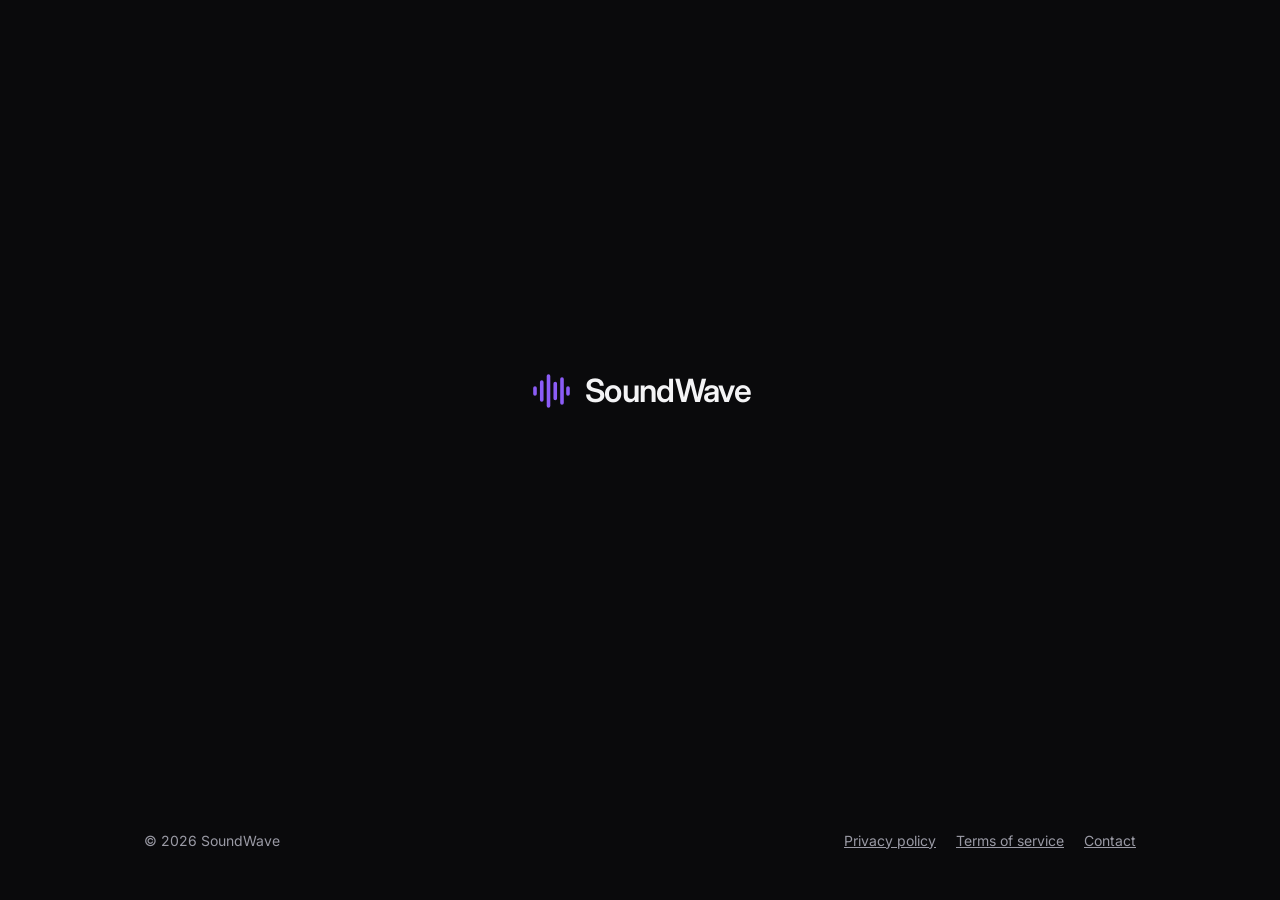
<file: index.html>
<!doctype html>
<html lang="en">
<head>
<meta charset="utf-8">
<meta name="viewport" content="width=device-width, initial-scale=1">
<link rel="icon" href="favicon.svg" type="image/svg+xml">
<title>SoundWave</title>
<meta name="description" content="SoundWave runs music promotion campaigns with a community of TikTok creators.">
<link href="https://fonts.googleapis.com/css2?family=Inter:wght@400;600&display=swap" rel="stylesheet">
<link rel="stylesheet" href="style.css">
</head>
<body class="solo">
  <main class="center">
    <div class="brand"><svg viewBox="0 0 28 28" aria-hidden="true"><g stroke="#8b5cf6" stroke-width="2.4" stroke-linecap="round"><path d="M4 12v4M8.5 8v12M13 4v20M17.5 9v10M22 6v16M26 12v4"/></g></svg><span>SoundWave</span></div>
  </main>
  <div class="wrap">
    <footer>
      <span>© 2026 SoundWave</span>
      <div class="links"><a href="privacy.html">Privacy policy</a><a href="terms.html">Terms of service</a><a href="mailto:b@soundwaveprojects.com">Contact</a></div>
    </footer>
  </div>
</body>
</html>
</file>
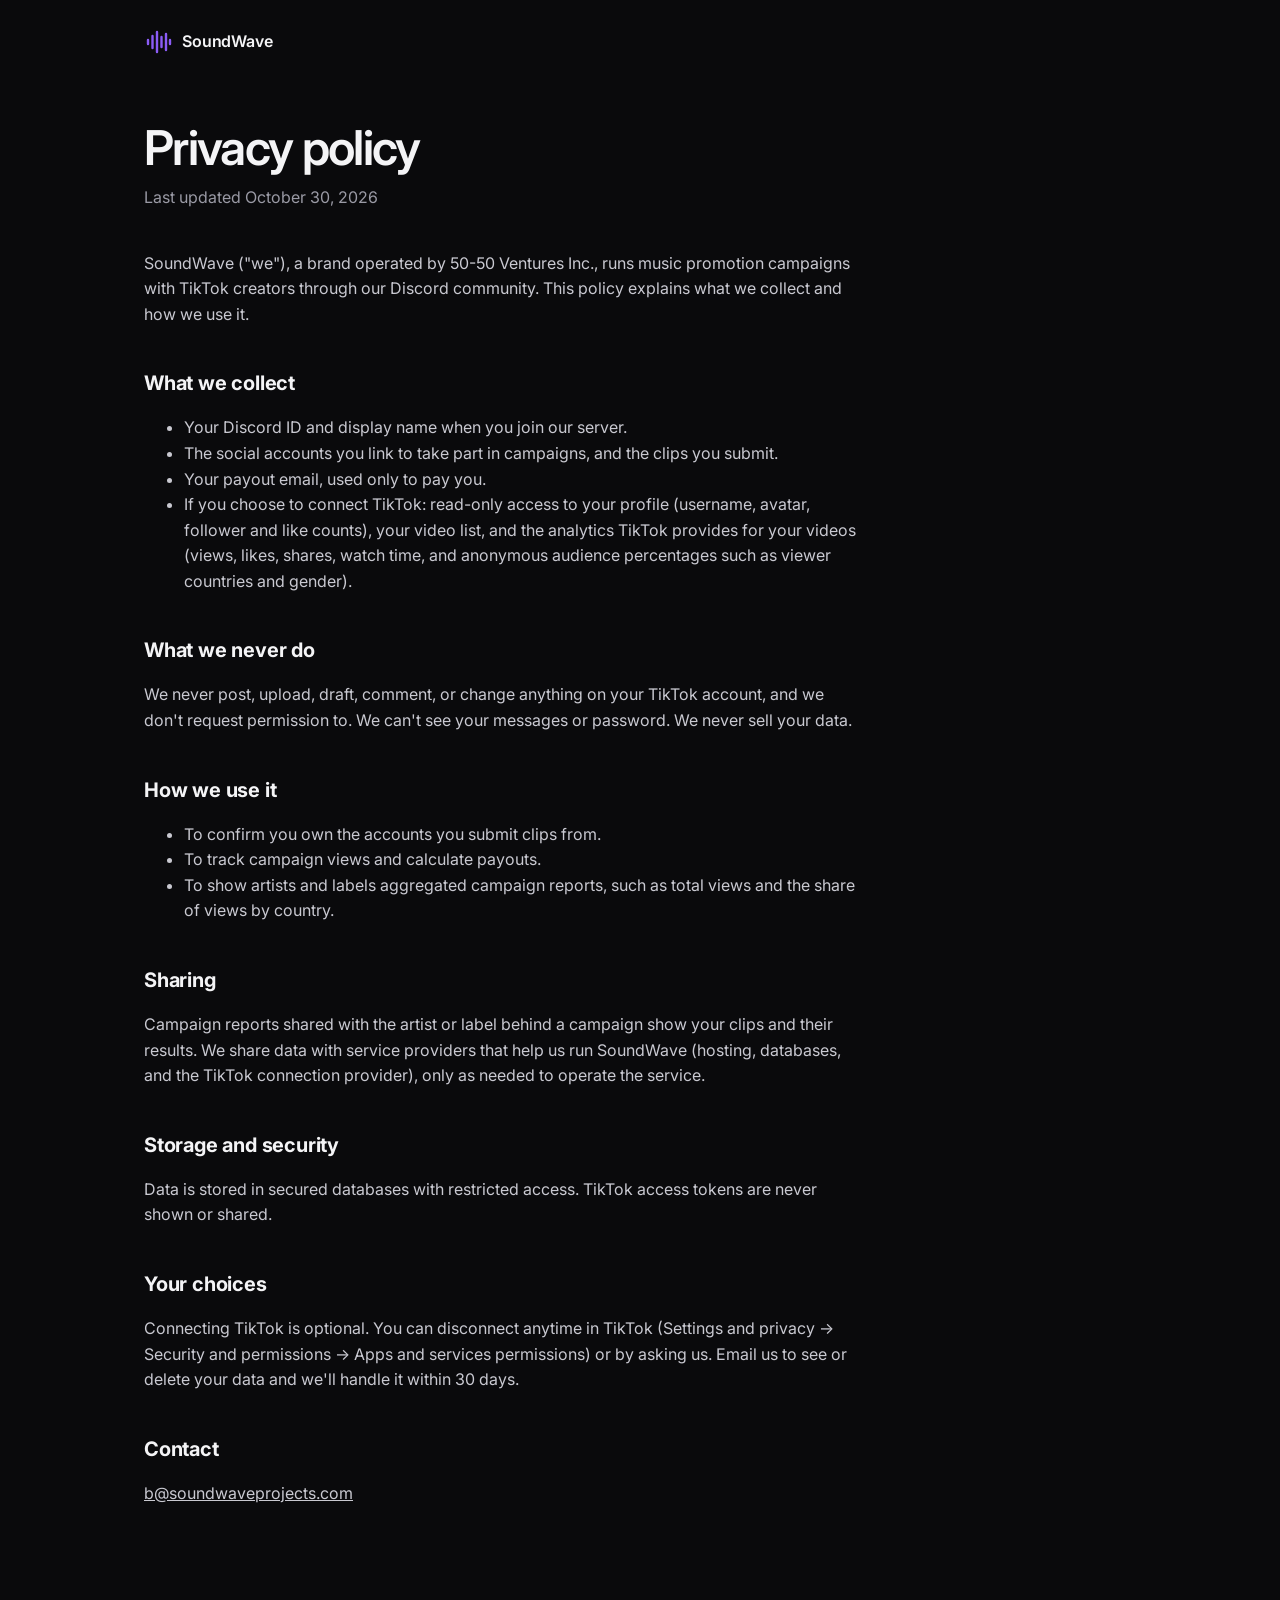
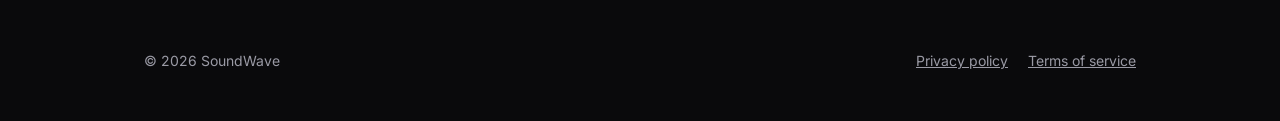
<file: privacy.html>
<!doctype html>
<html lang="en">
<head>
<meta charset="utf-8">
<meta name="viewport" content="width=device-width, initial-scale=1">
<link rel="icon" href="favicon.svg" type="image/svg+xml">
<title>Privacy policy · SoundWave</title>
<link href="https://fonts.googleapis.com/css2?family=Inter:wght@400;600&display=swap" rel="stylesheet">
<link rel="stylesheet" href="style.css">
</head>
<body>
<div class="wrap">
  <nav><a class="logo" href="./"><svg viewBox="0 0 28 28" aria-hidden="true"><g stroke="#8b5cf6" stroke-width="2.4" stroke-linecap="round"><path d="M4 12v4M8.5 8v12M13 4v20M17.5 9v10M22 6v16M26 12v4"/></g></svg>SoundWave</a></nav>
  <main class="doc">
    <h1>Privacy policy</h1>
    <p class="updated">Last updated October 30, 2026</p>

    <p>SoundWave ("we"), a brand operated by 50-50 Ventures Inc., runs music promotion campaigns with TikTok creators through our Discord community. This policy explains what we collect and how we use it.</p>

    <h2>What we collect</h2>
    <ul>
      <li>Your Discord ID and display name when you join our server.</li>
      <li>The social accounts you link to take part in campaigns, and the clips you submit.</li>
      <li>Your payout email, used only to pay you.</li>
      <li>If you choose to connect TikTok: read-only access to your profile (username, avatar, follower and like counts), your video list, and the analytics TikTok provides for your videos (views, likes, shares, watch time, and anonymous audience percentages such as viewer countries and gender).</li>
    </ul>

    <h2>What we never do</h2>
    <p>We never post, upload, draft, comment, or change anything on your TikTok account, and we don't request permission to. We can't see your messages or password. We never sell your data.</p>

    <h2>How we use it</h2>
    <ul>
      <li>To confirm you own the accounts you submit clips from.</li>
      <li>To track campaign views and calculate payouts.</li>
      <li>To show artists and labels aggregated campaign reports, such as total views and the share of views by country.</li>
    </ul>

    <h2>Sharing</h2>
    <p>Campaign reports shared with the artist or label behind a campaign show your clips and their results. We share data with service providers that help us run SoundWave (hosting, databases, and the TikTok connection provider), only as needed to operate the service.</p>

    <h2>Storage and security</h2>
    <p>Data is stored in secured databases with restricted access. TikTok access tokens are never shown or shared.</p>

    <h2>Your choices</h2>
    <p>Connecting TikTok is optional. You can disconnect anytime in TikTok (Settings and privacy → Security and permissions → Apps and services permissions) or by asking us. Email us to see or delete your data and we'll handle it within 30 days.</p>

    <h2>Contact</h2>
    <p><a href="mailto:b@soundwaveprojects.com">b@soundwaveprojects.com</a></p>
  </main>
  <footer><span>© 2026 SoundWave</span><div class="links"><a href="privacy.html">Privacy policy</a><a href="terms.html">Terms of service</a></div></footer>
</div>
</body>
</html>
</file>
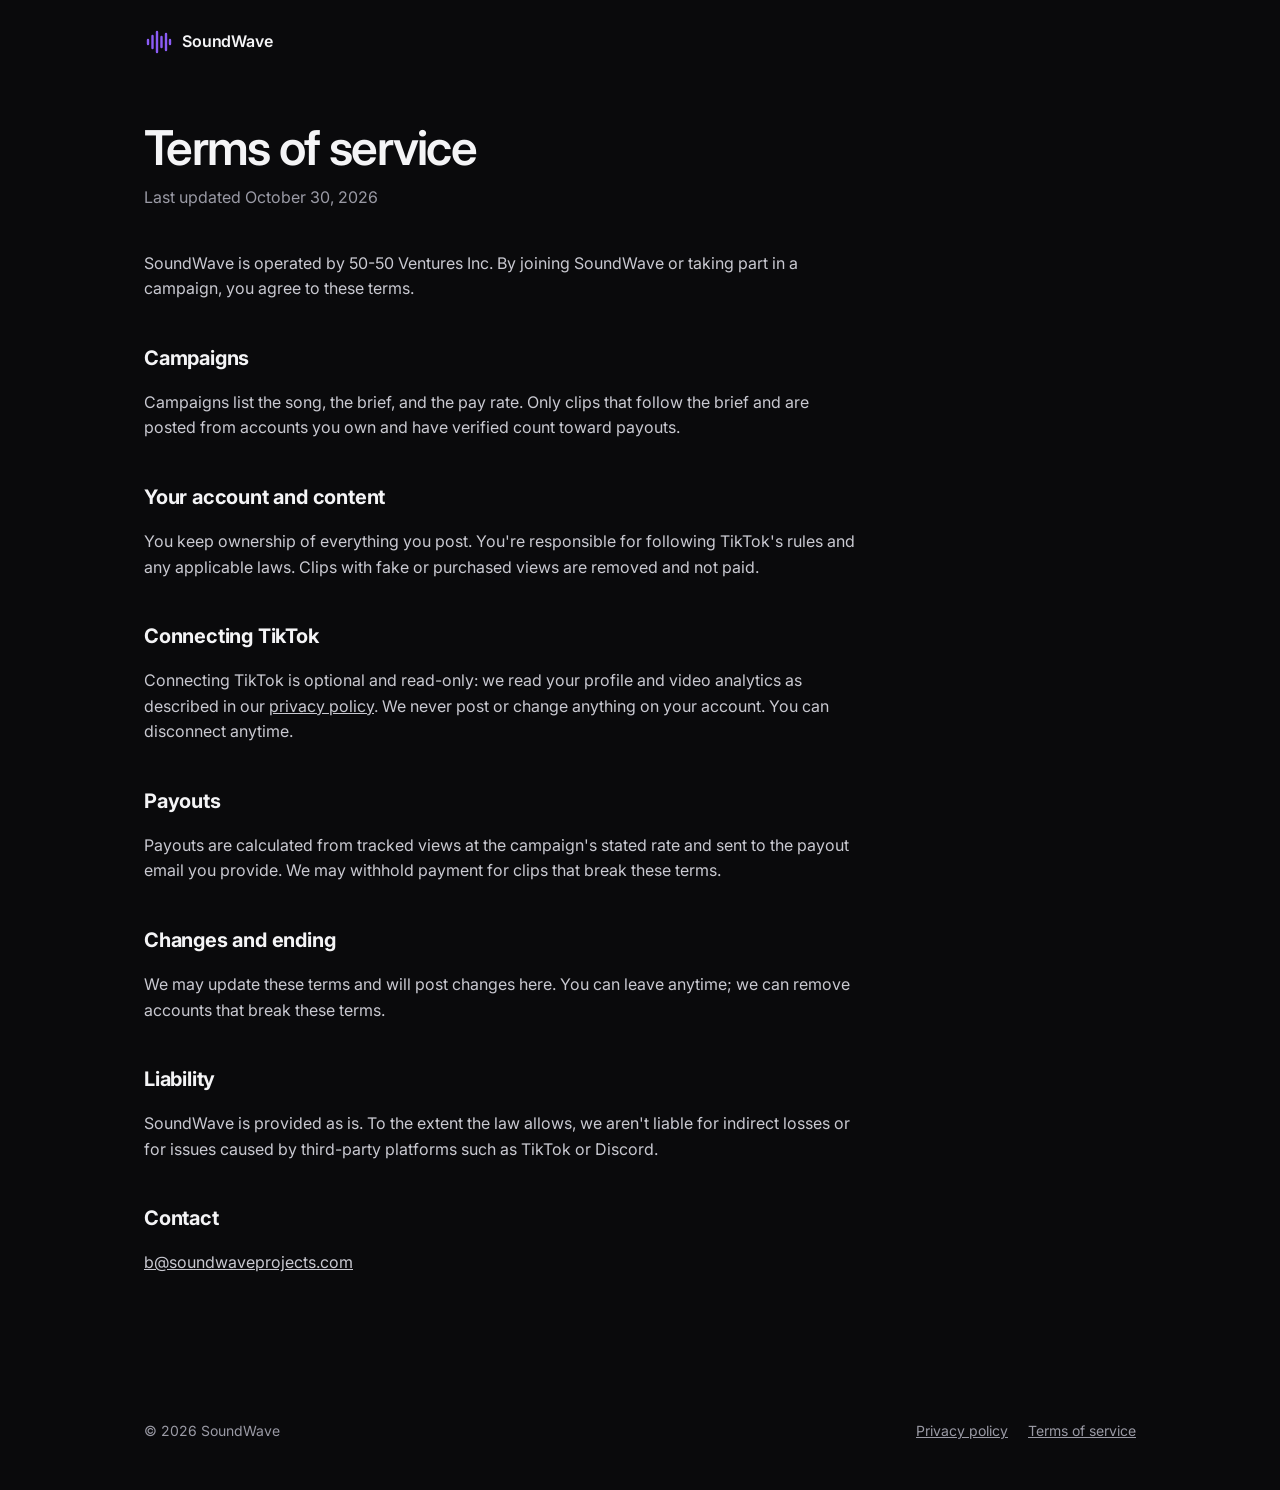
<file: terms.html>
<!doctype html>
<html lang="en">
<head>
<meta charset="utf-8">
<meta name="viewport" content="width=device-width, initial-scale=1">
<link rel="icon" href="favicon.svg" type="image/svg+xml">
<title>Terms of service · SoundWave</title>
<link href="https://fonts.googleapis.com/css2?family=Inter:wght@400;600&display=swap" rel="stylesheet">
<link rel="stylesheet" href="style.css">
</head>
<body>
<div class="wrap">
  <nav><a class="logo" href="./"><svg viewBox="0 0 28 28" aria-hidden="true"><g stroke="#8b5cf6" stroke-width="2.4" stroke-linecap="round"><path d="M4 12v4M8.5 8v12M13 4v20M17.5 9v10M22 6v16M26 12v4"/></g></svg>SoundWave</a></nav>
  <main class="doc">
    <h1>Terms of service</h1>
    <p class="updated">Last updated October 30, 2026</p>

    <p>SoundWave is operated by 50-50 Ventures Inc. By joining SoundWave or taking part in a campaign, you agree to these terms.</p>

    <h2>Campaigns</h2>
    <p>Campaigns list the song, the brief, and the pay rate. Only clips that follow the brief and are posted from accounts you own and have verified count toward payouts.</p>

    <h2>Your account and content</h2>
    <p>You keep ownership of everything you post. You're responsible for following TikTok's rules and any applicable laws. Clips with fake or purchased views are removed and not paid.</p>

    <h2>Connecting TikTok</h2>
    <p>Connecting TikTok is optional and read-only: we read your profile and video analytics as described in our <a href="privacy.html">privacy policy</a>. We never post or change anything on your account. You can disconnect anytime.</p>

    <h2>Payouts</h2>
    <p>Payouts are calculated from tracked views at the campaign's stated rate and sent to the payout email you provide. We may withhold payment for clips that break these terms.</p>

    <h2>Changes and ending</h2>
    <p>We may update these terms and will post changes here. You can leave anytime; we can remove accounts that break these terms.</p>

    <h2>Liability</h2>
    <p>SoundWave is provided as is. To the extent the law allows, we aren't liable for indirect losses or for issues caused by third-party platforms such as TikTok or Discord.</p>

    <h2>Contact</h2>
    <p><a href="mailto:b@soundwaveprojects.com">b@soundwaveprojects.com</a></p>
  </main>
  <footer><span>© 2026 SoundWave</span><div class="links"><a href="privacy.html">Privacy policy</a><a href="terms.html">Terms of service</a></div></footer>
</div>
</body>
</html>
</file>
<file: style.css>
:root {
  --bg: #0a0a0c;
  --fg: #f4f4f6;
  --muted: #9a9aa5;
  --line: #24242b;
  --accent: #8b5cf6;
}
* { box-sizing: border-box; }
html { -webkit-text-size-adjust: 100%; }
body {
  margin: 0;
  background: var(--bg);
  color: var(--fg);
  font: 16px/1.6 "Inter", system-ui, -apple-system, sans-serif;
  -webkit-font-smoothing: antialiased;
}
a { color: inherit; }
.wrap { max-width: 1040px; margin: 0 auto; padding: 0 24px; }
nav { display: flex; justify-content: space-between; align-items: center; padding: 28px 0; }
.logo { display: flex; align-items: center; gap: 10px; font-weight: 600; letter-spacing: -0.01em; text-decoration: none; }
.logo svg { width: 28px; height: 28px; }
nav .links { display: flex; gap: 24px; font-size: 14px; color: var(--muted); }
nav .links a { text-decoration: none; }
nav .links a:hover { color: var(--fg); }

.hero { padding: 14vh 0 12vh; }
.eyebrow { color: var(--accent); font-size: 13px; letter-spacing: 0.12em; text-transform: uppercase; margin: 0 0 20px; }
h1 { font-size: clamp(40px, 7vw, 80px); line-height: 1.02; letter-spacing: -0.035em; font-weight: 600; margin: 0; max-width: 14ch; }
.lede { color: var(--muted); font-size: clamp(17px, 2vw, 20px); max-width: 52ch; margin: 28px 0 40px; }
.cta { display: inline-flex; align-items: center; gap: 8px; min-height: 48px; padding: 0 22px; border-radius: 999px; background: var(--fg); color: var(--bg); font-weight: 600; text-decoration: none; transition: transform .15s ease; }
.cta:hover { transform: translateY(-1px); }

.grid { display: grid; grid-template-columns: repeat(auto-fit, minmax(240px, 1fr)); border-top: 1px solid var(--line); }
.cell { padding: 36px 28px 40px 0; border-bottom: 1px solid var(--line); }
.cell .n { color: var(--muted); font-size: 13px; font-variant-numeric: tabular-nums; }
.cell h3 { margin: 14px 0 8px; font-size: 18px; font-weight: 600; letter-spacing: -0.01em; }
.cell p { margin: 0; color: var(--muted); font-size: 15px; }

footer { display: flex; flex-wrap: wrap; gap: 16px; justify-content: space-between; padding: 48px 0; color: var(--muted); font-size: 14px; }
footer .links { display: flex; gap: 20px; }

.doc { max-width: 720px; padding: 40px 0 80px; }
.doc h1 { font-size: clamp(32px, 5vw, 48px); max-width: none; }
.doc .updated { color: var(--muted); margin: 12px 0 40px; }
.doc h2 { font-size: 20px; margin: 40px 0 8px; letter-spacing: -0.01em; }
.doc p, .doc li { color: #c9c9d1; }

@media (prefers-reduced-motion: reduce) { .cta { transition: none; } }

.solo { min-height: 100vh; min-height: 100dvh; display: flex; flex-direction: column; }
.solo .wrap { width: 100%; }
.center { flex: 1; display: flex; align-items: center; justify-content: center; padding: 24px; }
.brand { display: flex; align-items: center; gap: 14px; font-size: 32px; font-weight: 600; letter-spacing: -0.02em; }
.brand svg { width: 42px; height: 42px; }
</file>
